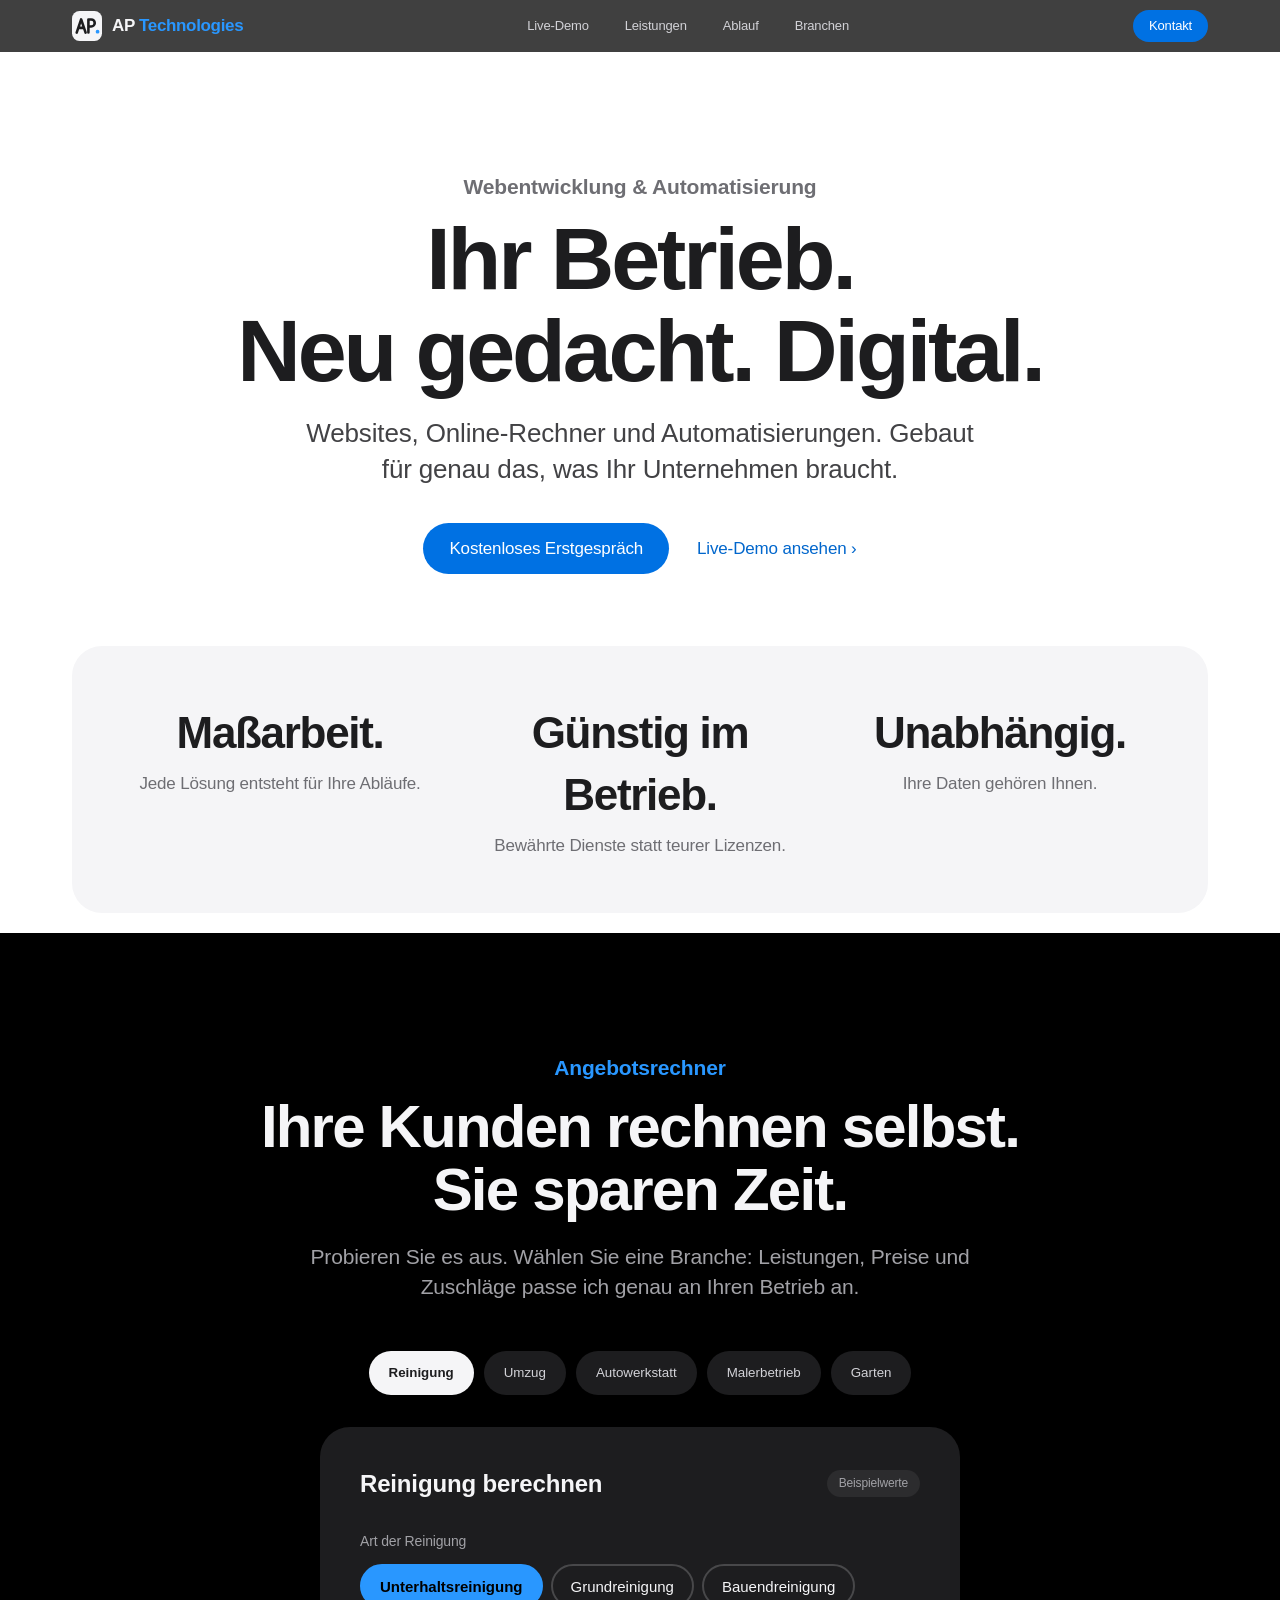
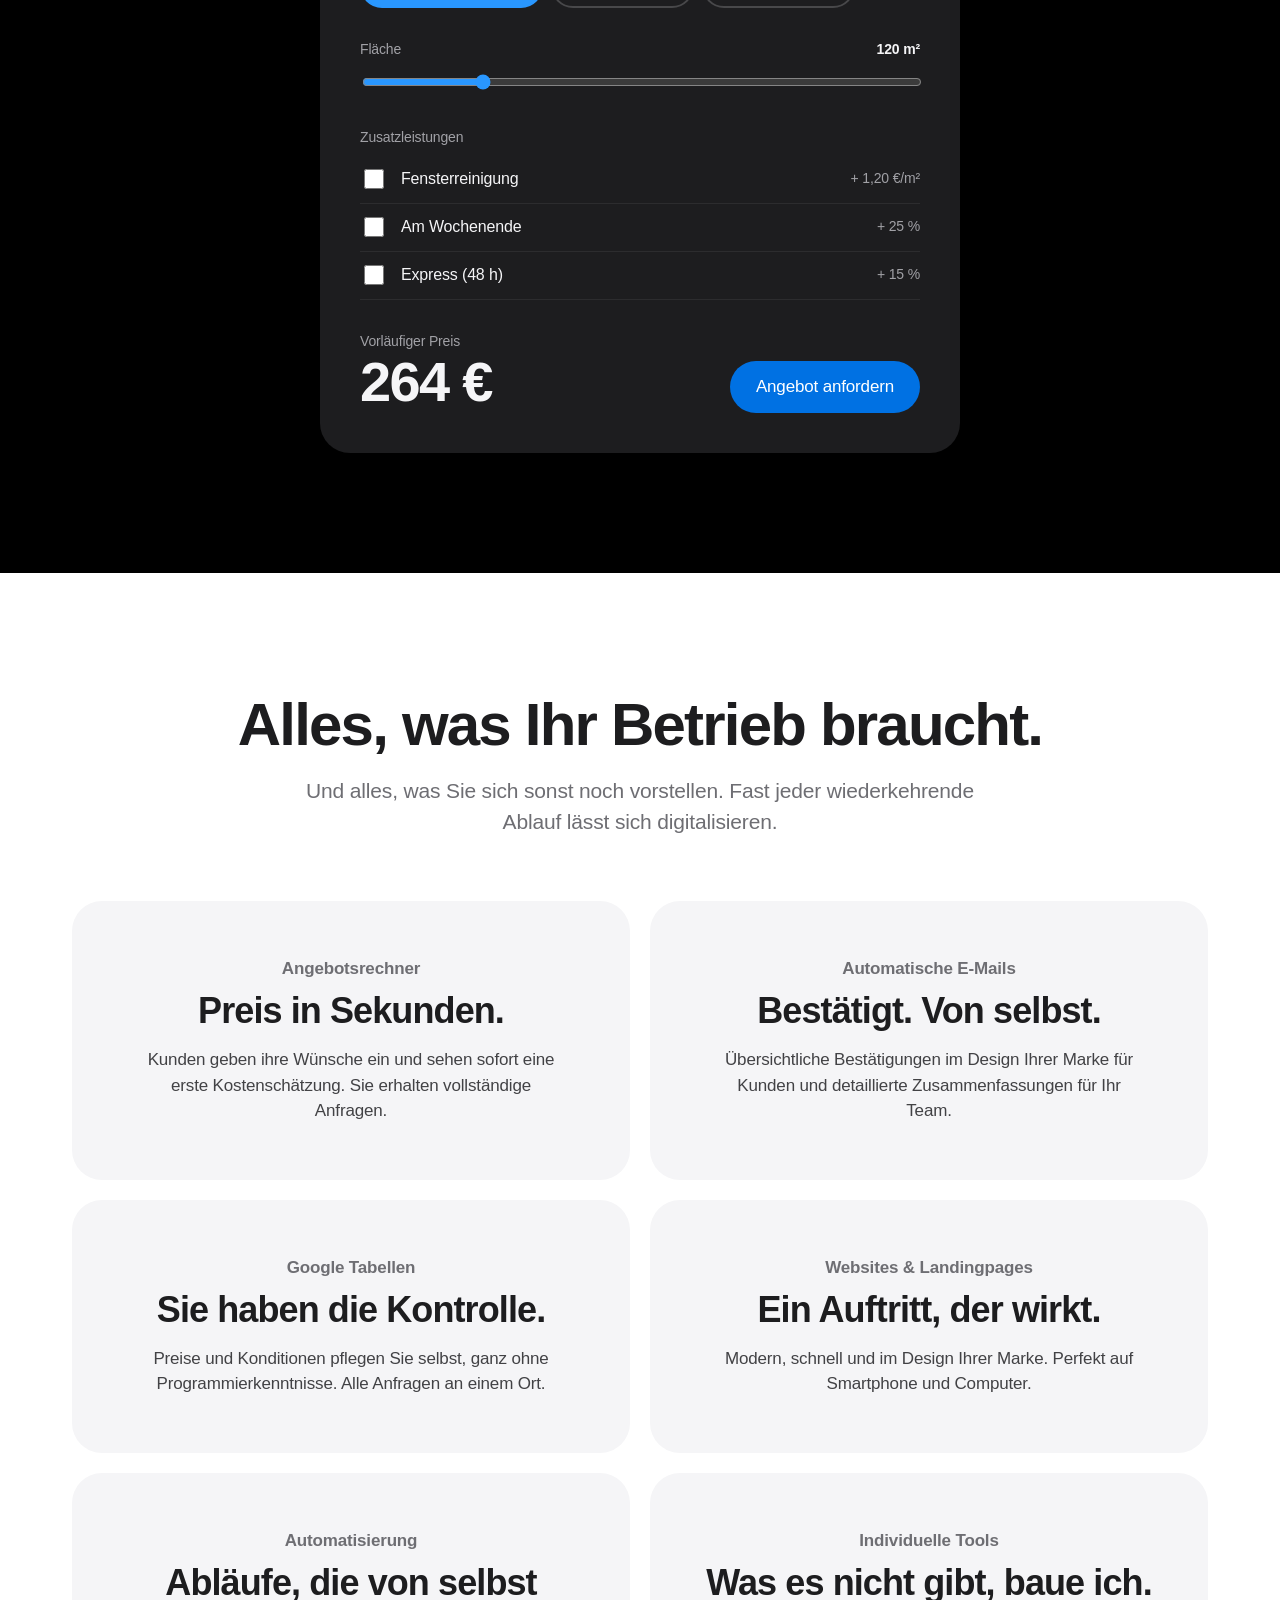
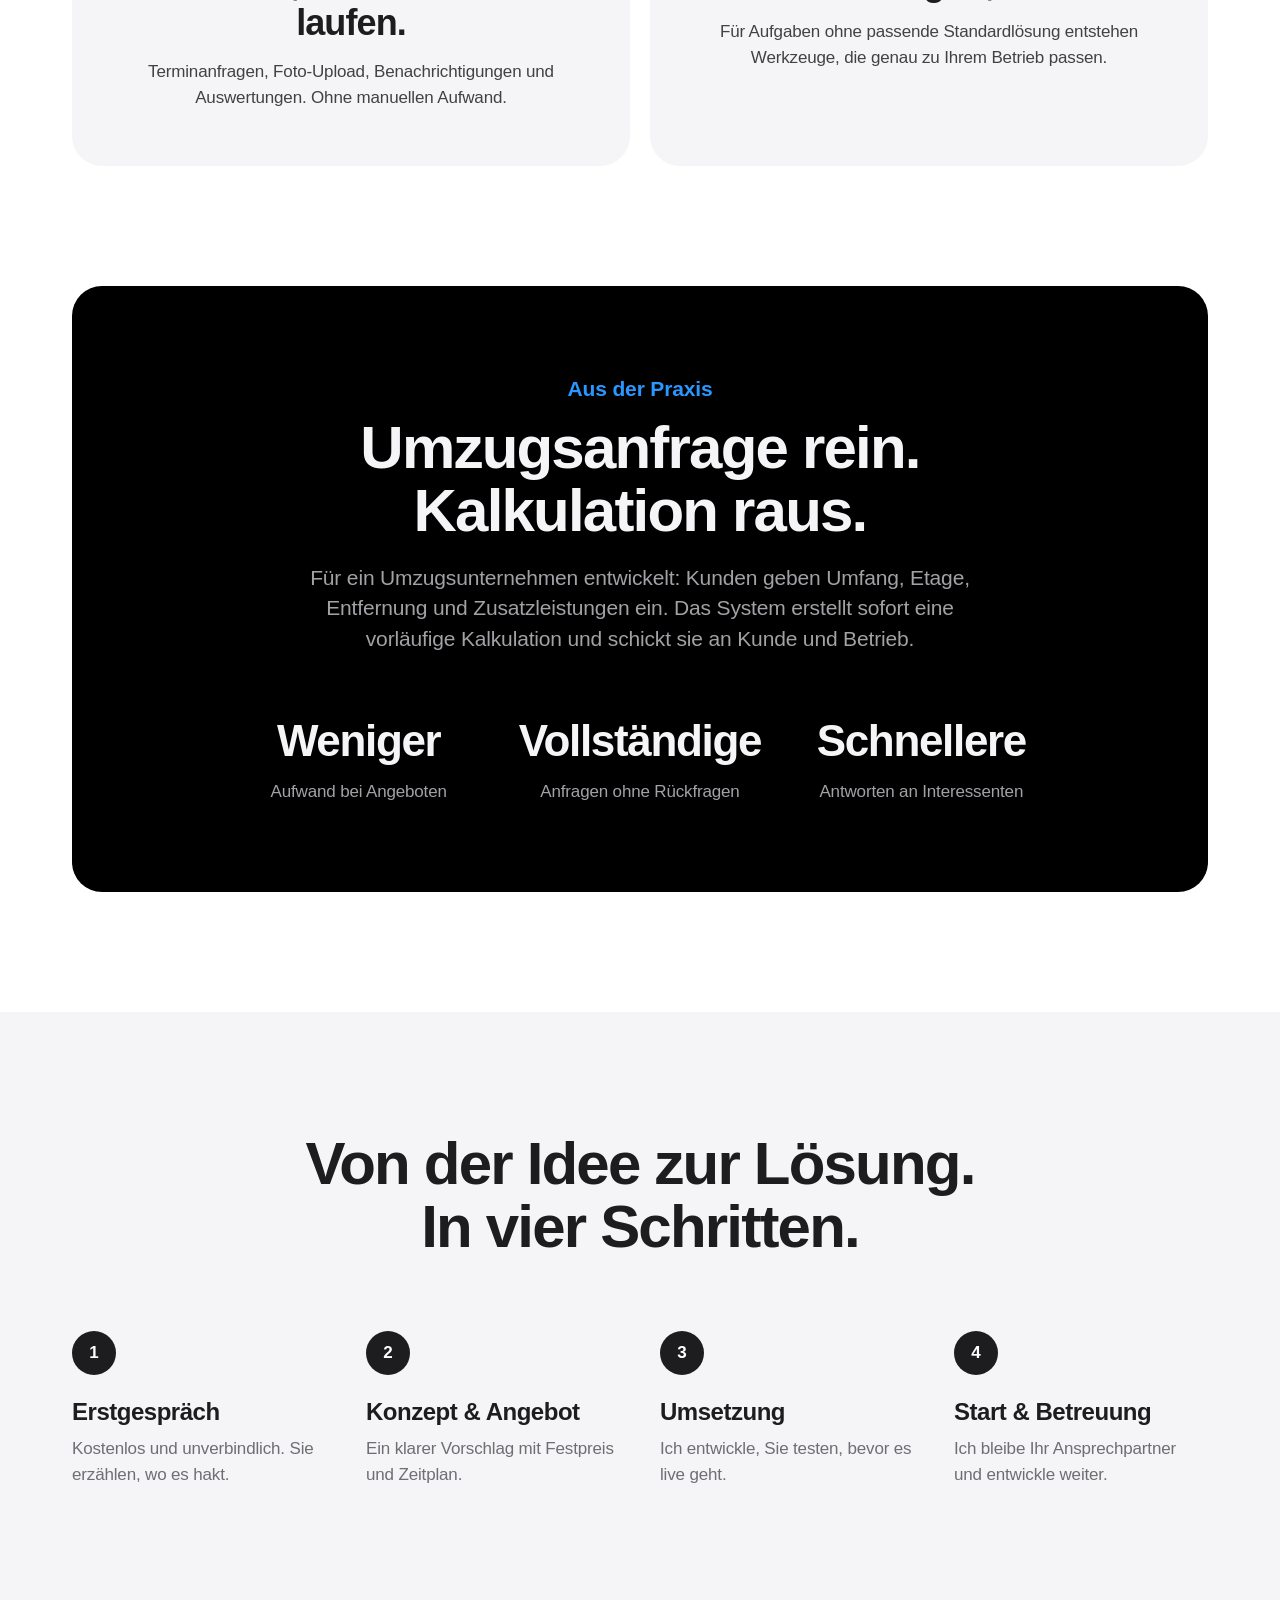
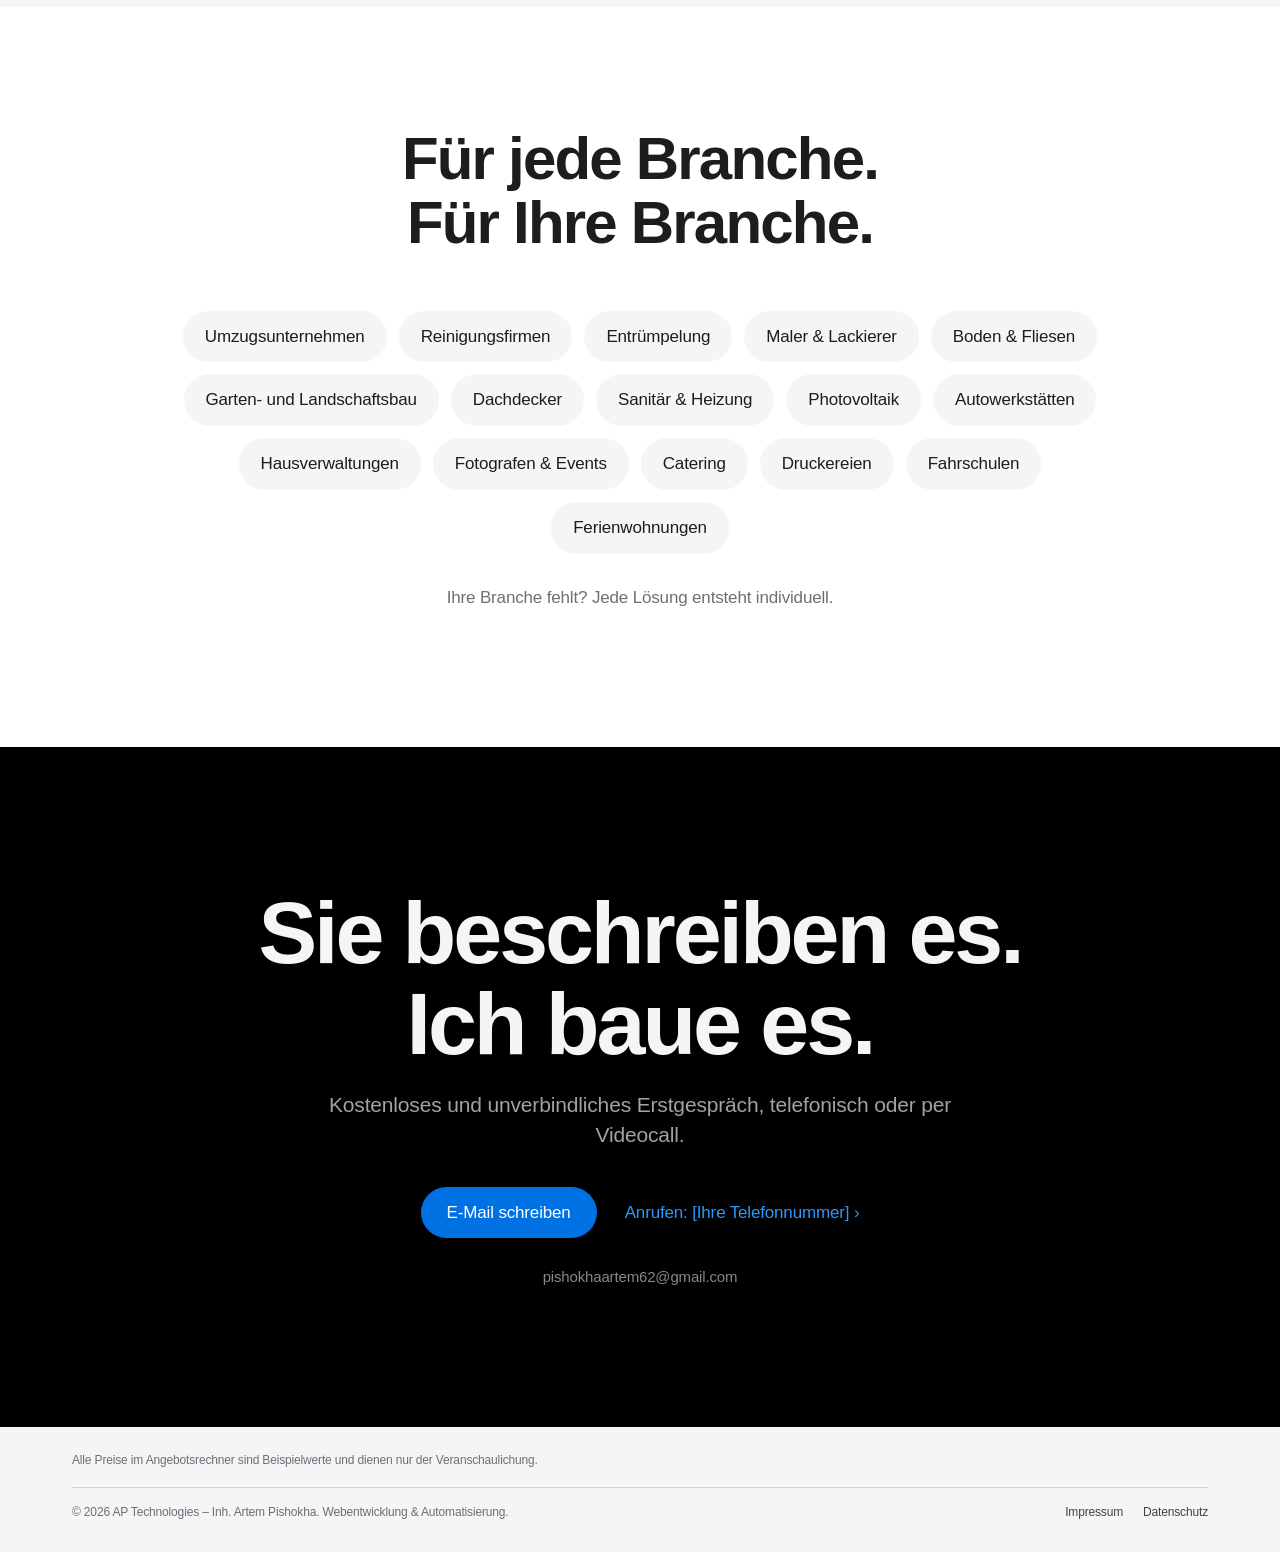
<file: index.html>
<!doctype html>
<html lang="de">
<head>
<meta charset="utf-8">
<meta name="viewport" content="width=device-width, initial-scale=1">
<title>AP Technologies – Individuelle Web-Lösungen &amp; Automatisierung für Unternehmen</title>
<meta name="description" content="AP Technologies: Websites, Online-Angebotsrechner, Formulare und Automatisierungen für kleine und mittlere Unternehmen. Maßgeschneidert, günstig im Betrieb, unabhängig.">
<meta property="og:title" content="AP Technologies – Individuelle Web-Lösungen für Ihr Unternehmen">
<meta property="og:description" content="Websites, Angebotsrechner und Automatisierungen – genau nach Ihren Wünschen.">
<meta property="og:type" content="website">
<link rel="icon" href="favicon.svg" type="image/svg+xml">
<link rel="stylesheet" href="style.css">
</head>
<body>
<div class="scroll-progress" aria-hidden="true"></div>

<header class="nav">
  <div class="wrap">
    <a href="#top" class="brand" aria-label="AP Technologies Startseite"><svg class="mark" width="30" height="30" viewBox="0 0 64 64" aria-hidden="true"><rect width="64" height="64" rx="16" fill="#F5F5F7"/><path d="M10 46 L19.5 18 L29 46 M14.2 36 H24.8" fill="none" stroke="#1D1D1F" stroke-width="5.5" stroke-linecap="round" stroke-linejoin="round"/><path d="M35 46 V18 H41 a7.5 7.5 0 0 1 0 15 H35" fill="none" stroke="#1D1D1F" stroke-width="5.5" stroke-linecap="round" stroke-linejoin="round"/><circle cx="54.5" cy="44" r="4" fill="#2997FF"/></svg><span>AP <b>Technologies</b></span></a>
    <nav class="navlinks" aria-label="Hauptnavigation">
      <a href="#demo">Live-Demo</a>
      <a href="#leistungen">Leistungen</a>
      <a href="#ablauf">Ablauf</a>
      <a href="#branchen">Branchen</a>
    </nav>
    <a href="#kontakt" class="btn-sm">Kontakt</a>
  </div>
</header>

<main>
<section id="top" class="hero center">
  <div class="wrap">
    <p class="eyebrow">Webentwicklung &amp; Automatisierung</p>
    <h1 class="h-xl">Ihr Betrieb.<br>Neu gedacht. Digital.</h1>
    <p class="lead big">Websites, Online-Rechner und Automatisierungen. Gebaut für genau das, was Ihr Unternehmen braucht.</p>
    <div class="actions">
      <a href="#kontakt" class="btn">Kostenloses Erstgespräch</a>
      <a href="#demo" class="link">Live-Demo ansehen ›</a>
    </div>
  </div>
</section>

<section style="padding:0 0 20px">
  <div class="wrap">
    <div class="tile center">
      <div class="row">
        <div><div class="big-word">Maßarbeit.</div><div class="sub">Jede Lösung entsteht für Ihre Abläufe.</div></div>
        <div><div class="big-word">Günstig im Betrieb.</div><div class="sub">Bewährte Dienste statt teurer Lizenzen.</div></div>
        <div><div class="big-word">Unabhängig.</div><div class="sub">Ihre Daten gehören Ihnen.</div></div>
      </div>
    </div>
  </div>
</section>

<section id="demo" class="sec dark center">
  <div class="wrap">
    <p class="eyebrow blue">Angebotsrechner</p>
    <h2 class="h-l">Ihre Kunden rechnen selbst.<br>Sie sparen Zeit.</h2>
    <p class="lead">Probieren Sie es aus. Wählen Sie eine Branche: Leistungen, Preise und Zuschläge passe ich genau an Ihren Betrieb an.</p>

    <div class="ind-switch" id="indSwitch" role="group" aria-label="Branche wählen"></div>

    <div class="calc" aria-live="polite">
      <div class="calc-head">
        <div class="calc-title" id="calcTitle"></div>
        <div class="badge">Beispielwerte</div>
      </div>
      <div class="lbl" id="choiceLabel"></div>
      <div class="choices" id="choices" role="group"></div>

      <label class="lbl" for="qty"><span id="sliderLabel"></span><strong id="qtyOut"></strong></label>
      <input id="qty" type="range">

      <div class="lbl">Zusatzleistungen</div>
      <div class="extras" id="extras"></div>

      <div class="total">
        <div>
          <div style="font-size:14px;color:#A1A1A6">Vorläufiger Preis</div>
          <div class="price"><span id="price"></span> €</div>
        </div>
        <a class="btn" id="sendBtn" href="#">Angebot anfordern</a>
      </div>
    </div>
  </div>
</section>

<section id="leistungen" class="sec">
  <div class="wrap">
    <h2 class="h-l center" style="margin-top:0">Alles, was Ihr Betrieb braucht.</h2>
    <p class="lead center">Und alles, was Sie sich sonst noch vorstellen. Fast jeder wiederkehrende Ablauf lässt sich digitalisieren.</p>
    <div class="tiles">
      <div class="tile"><p class="t-eyebrow">Angebotsrechner</p><h3>Preis in Sekunden.</h3><p class="t-text">Kunden geben ihre Wünsche ein und sehen sofort eine erste Kostenschätzung. Sie erhalten vollständige Anfragen.</p></div>
      <div class="tile"><p class="t-eyebrow">Automatische E-Mails</p><h3>Bestätigt. Von selbst.</h3><p class="t-text">Übersichtliche Bestätigungen im Design Ihrer Marke für Kunden und detaillierte Zusammenfassungen für Ihr Team.</p></div>
      <div class="tile"><p class="t-eyebrow">Google Tabellen</p><h3>Sie haben die Kontrolle.</h3><p class="t-text">Preise und Konditionen pflegen Sie selbst, ganz ohne Programmierkenntnisse. Alle Anfragen an einem Ort.</p></div>
      <div class="tile"><p class="t-eyebrow">Websites &amp; Landingpages</p><h3>Ein Auftritt, der wirkt.</h3><p class="t-text">Modern, schnell und im Design Ihrer Marke. Perfekt auf Smartphone und Computer.</p></div>
      <div class="tile"><p class="t-eyebrow">Automatisierung</p><h3>Abläufe, die von selbst laufen.</h3><p class="t-text">Terminanfragen, Foto-Upload, Benachrichtigungen und Auswertungen. Ohne manuellen Aufwand.</p></div>
      <div class="tile"><p class="t-eyebrow">Individuelle Tools</p><h3>Was es nicht gibt, baue ich.</h3><p class="t-text">Für Aufgaben ohne passende Standardlösung entstehen Werkzeuge, die genau zu Ihrem Betrieb passen.</p></div>
    </div>
  </div>
</section>

<section style="padding:0 0 120px">
  <div class="wrap">
    <div class="tile black center">
      <p class="eyebrow blue">Aus der Praxis</p>
      <h2 class="h-l">Umzugsanfrage rein.<br>Kalkulation raus.</h2>
      <p class="lead" style="color:#A1A1A6">Für ein Umzugsunternehmen entwickelt: Kunden geben Umfang, Etage, Entfernung und Zusatzleistungen ein. Das System erstellt sofort eine vorläufige Kalkulation und schickt sie an Kunde und Betrieb.</p>
      <div class="row" style="max-width:820px;margin:56px auto 0;gap:24px">
        <div><div class="big-word">Weniger</div><div class="sub">Aufwand bei Angeboten</div></div>
        <div><div class="big-word">Vollständige</div><div class="sub">Anfragen ohne Rückfragen</div></div>
        <div><div class="big-word">Schnellere</div><div class="sub">Antworten an Interessenten</div></div>
      </div>
    </div>
  </div>
</section>

<section id="ablauf" class="sec gray">
  <div class="wrap">
    <h2 class="h-l center" style="margin-top:0">Von der Idee zur Lösung.<br>In vier Schritten.</h2>
    <div class="steps">
      <div><div class="num">1</div><h3>Erstgespräch</h3><p>Kostenlos und unverbindlich. Sie erzählen, wo es hakt.</p></div>
      <div><div class="num">2</div><h3>Konzept &amp; Angebot</h3><p>Ein klarer Vorschlag mit Festpreis und Zeitplan.</p></div>
      <div><div class="num">3</div><h3>Umsetzung</h3><p>Ich entwickle, Sie testen, bevor es live geht.</p></div>
      <div><div class="num">4</div><h3>Start &amp; Betreuung</h3><p>Ich bleibe Ihr Ansprechpartner und entwickle weiter.</p></div>
    </div>
  </div>
</section>

<section id="branchen" class="sec center">
  <div class="wrap">
    <h2 class="h-l" style="margin-top:0">Für jede Branche.<br>Für Ihre Branche.</h2>
    <div class="chips">
      <span>Umzugsunternehmen</span><span>Reinigungsfirmen</span><span>Entrümpelung</span><span>Maler &amp; Lackierer</span>
      <span>Boden &amp; Fliesen</span><span>Garten- und Landschaftsbau</span><span>Dachdecker</span><span>Sanitär &amp; Heizung</span>
      <span>Photovoltaik</span><span>Autowerkstätten</span><span>Hausverwaltungen</span><span>Fotografen &amp; Events</span>
      <span>Catering</span><span>Druckereien</span><span>Fahrschulen</span><span>Ferienwohnungen</span>
    </div>
    <p class="sub" style="margin-top:32px">Ihre Branche fehlt? Jede Lösung entsteht individuell.</p>
  </div>
</section>

<section id="kontakt" class="sec dark center" style="padding:140px 0">
  <div class="wrap">
    <h2 class="h-xl" style="margin-top:0">Sie beschreiben es.<br>Ich baue es.</h2>
    <p class="lead">Kostenloses und unverbindliches Erstgespräch, telefonisch oder per Videocall.</p>
    <div class="actions">
      <a href="mailto:pishokhaartem62@gmail.com?subject=Anfrage%20Erstgespr%C3%A4ch" class="btn">E-Mail schreiben</a>
      <a href="tel:+49000000000" class="link">Anrufen: [Ihre Telefonnummer] ›</a>
    </div>
    <p style="font-size:15px;color:#86868B;margin:28px 0 0">pishokhaartem62@gmail.com</p>
  </div>
</section>
</main>

<footer>
  <div class="wrap">
    <div class="note">Alle Preise im Angebotsrechner sind Beispielwerte und dienen nur der Veranschaulichung.</div>
    <div class="bottom">
      <span>© <span id="year">2026</span> AP Technologies – Inh. Artem Pishokha. Webentwicklung &amp; Automatisierung.</span>
      <span><a href="impressum.html">Impressum</a><a href="datenschutz.html">Datenschutz</a></span>
    </div>
  </div>
</footer>

<script src="app.js"></script>
<script src="fx.js"></script>
</body>
</html>
</file>
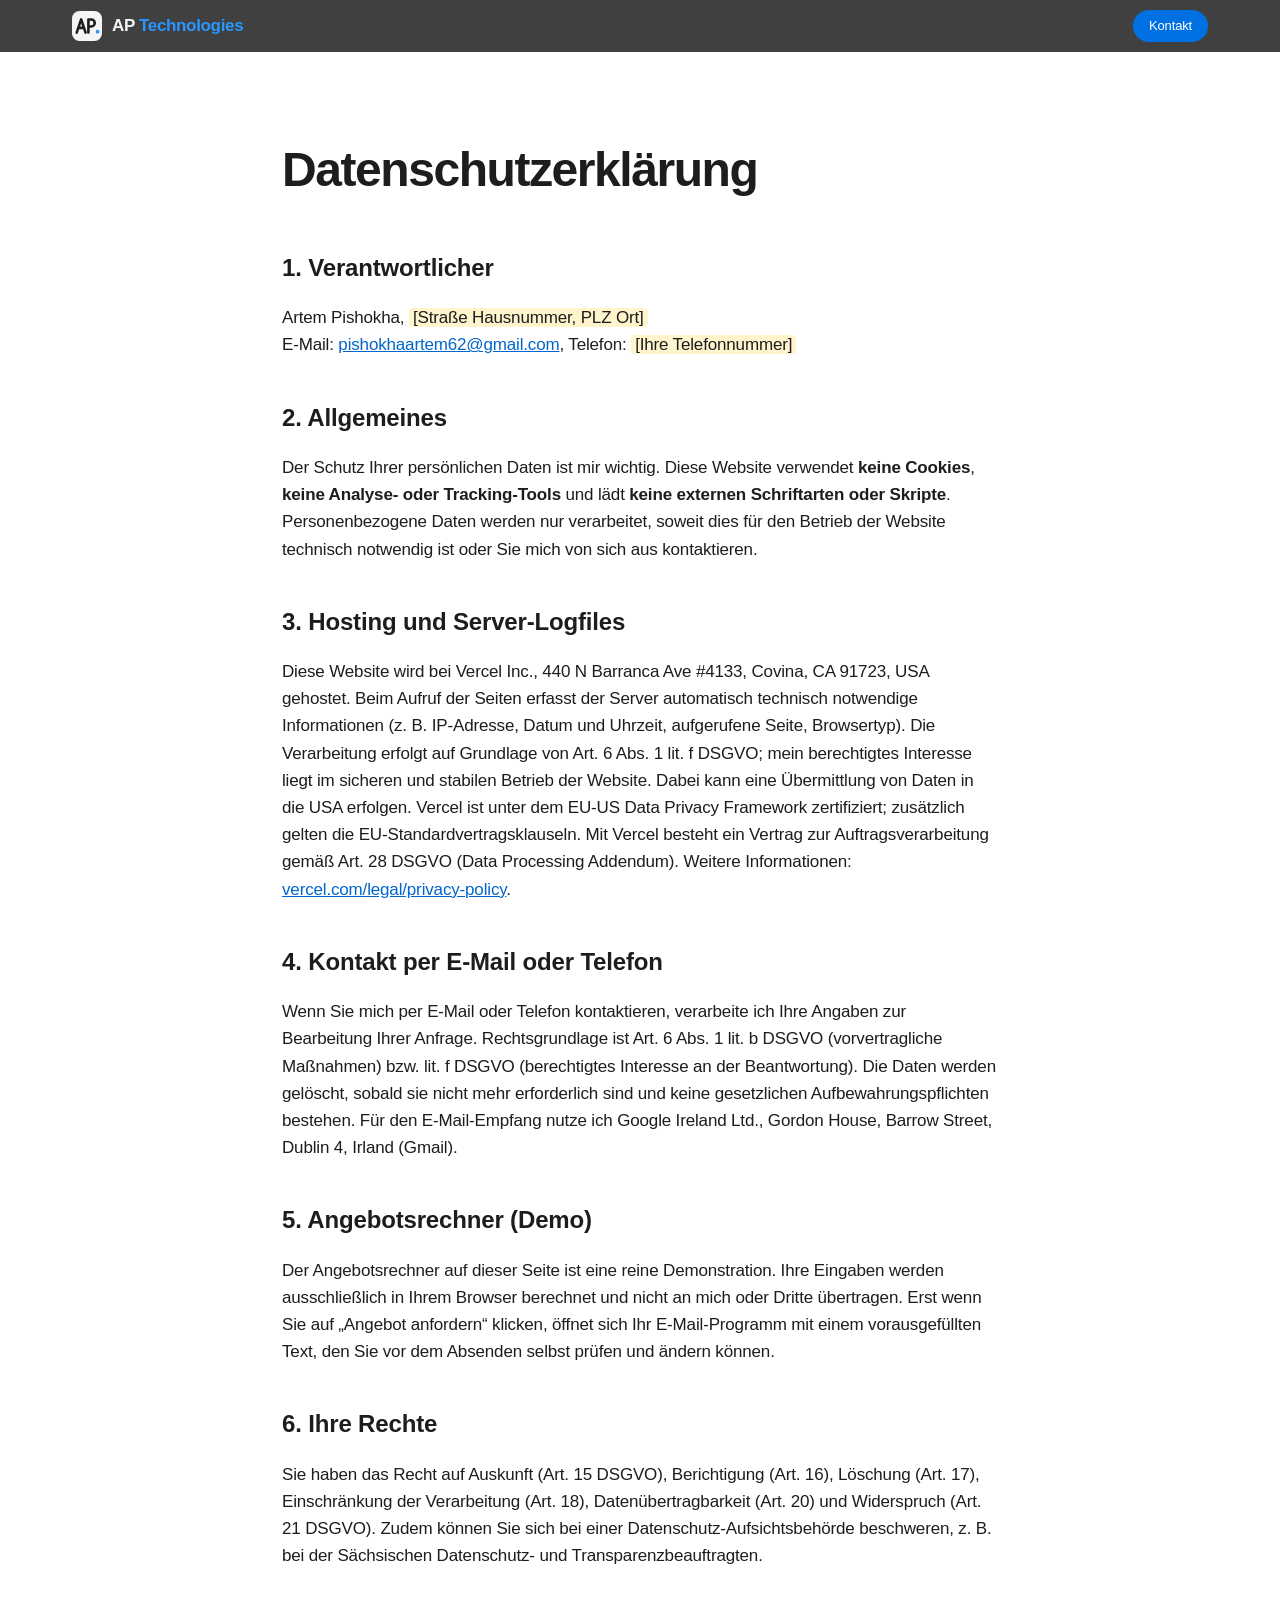
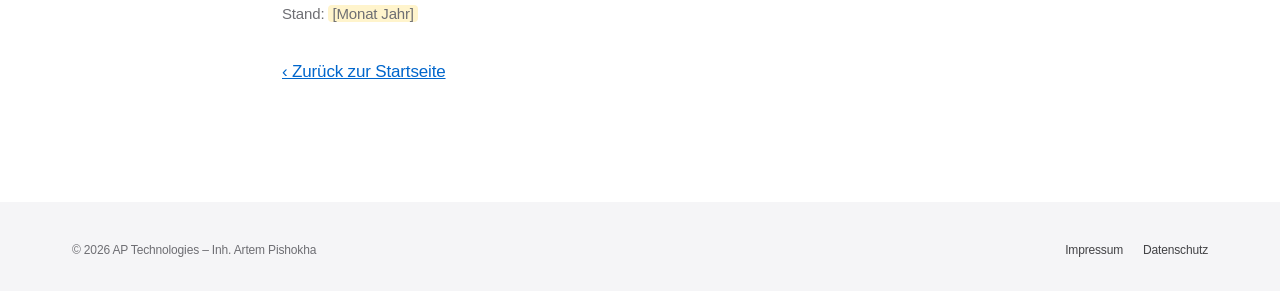
<file: datenschutz.html>
<!doctype html>
<html lang="de">
<head>
<meta charset="utf-8">
<meta name="viewport" content="width=device-width, initial-scale=1">
<title>Datenschutzerklärung – AP Technologies</title>
<meta name="robots" content="noindex">
<link rel="icon" href="favicon.svg" type="image/svg+xml">
<link rel="stylesheet" href="style.css">
</head>
<body>
<div class="scroll-progress" aria-hidden="true"></div>
<header class="nav"><div class="wrap"><a href="index.html" class="brand" aria-label="AP Technologies Startseite"><svg class="mark" width="30" height="30" viewBox="0 0 64 64" aria-hidden="true"><rect width="64" height="64" rx="16" fill="#F5F5F7"/><path d="M10 46 L19.5 18 L29 46 M14.2 36 H24.8" fill="none" stroke="#1D1D1F" stroke-width="5.5" stroke-linecap="round" stroke-linejoin="round"/><path d="M35 46 V18 H41 a7.5 7.5 0 0 1 0 15 H35" fill="none" stroke="#1D1D1F" stroke-width="5.5" stroke-linecap="round" stroke-linejoin="round"/><circle cx="54.5" cy="44" r="4" fill="#2997FF"/></svg><span>AP <b>Technologies</b></span></a><a href="index.html#kontakt" class="btn-sm">Kontakt</a></div></header>
<main class="legal">
<h1>Datenschutzerklärung</h1>

<h2>1. Verantwortlicher</h2>
<p>Artem Pishokha, <span class="ph">[Straße Hausnummer, PLZ Ort]</span><br>
E-Mail: <a href="mailto:pishokhaartem62@gmail.com">pishokhaartem62@gmail.com</a>, Telefon: <span class="ph">[Ihre Telefonnummer]</span></p>

<h2>2. Allgemeines</h2>
<p>Der Schutz Ihrer persönlichen Daten ist mir wichtig. Diese Website verwendet <strong>keine Cookies</strong>, <strong>keine Analyse- oder Tracking-Tools</strong> und lädt <strong>keine externen Schriftarten oder Skripte</strong>. Personenbezogene Daten werden nur verarbeitet, soweit dies für den Betrieb der Website technisch notwendig ist oder Sie mich von sich aus kontaktieren.</p>

<h2>3. Hosting und Server-Logfiles</h2>
<p>Diese Website wird bei Vercel Inc., 440 N Barranca Ave #4133, Covina, CA 91723, USA gehostet. Beim Aufruf der Seiten erfasst der Server automatisch technisch notwendige Informationen (z. B. IP-Adresse, Datum und Uhrzeit, aufgerufene Seite, Browsertyp). Die Verarbeitung erfolgt auf Grundlage von Art. 6 Abs. 1 lit. f DSGVO; mein berechtigtes Interesse liegt im sicheren und stabilen Betrieb der Website. Dabei kann eine Übermittlung von Daten in die USA erfolgen. Vercel ist unter dem EU-US Data Privacy Framework zertifiziert; zusätzlich gelten die EU-Standardvertragsklauseln. Mit Vercel besteht ein Vertrag zur Auftragsverarbeitung gemäß Art. 28 DSGVO (Data Processing Addendum). Weitere Informationen: <a href="https://vercel.com/legal/privacy-policy" rel="noopener">vercel.com/legal/privacy-policy</a>.</p>

<h2>4. Kontakt per E-Mail oder Telefon</h2>
<p>Wenn Sie mich per E-Mail oder Telefon kontaktieren, verarbeite ich Ihre Angaben zur Bearbeitung Ihrer Anfrage. Rechtsgrundlage ist Art. 6 Abs. 1 lit. b DSGVO (vorvertragliche Maßnahmen) bzw. lit. f DSGVO (berechtigtes Interesse an der Beantwortung). Die Daten werden gelöscht, sobald sie nicht mehr erforderlich sind und keine gesetzlichen Aufbewahrungspflichten bestehen. Für den E-Mail-Empfang nutze ich Google Ireland Ltd., Gordon House, Barrow Street, Dublin 4, Irland (Gmail).</p>

<h2>5. Angebotsrechner (Demo)</h2>
<p>Der Angebotsrechner auf dieser Seite ist eine reine Demonstration. Ihre Eingaben werden ausschließlich in Ihrem Browser berechnet und nicht an mich oder Dritte übertragen. Erst wenn Sie auf „Angebot anfordern“ klicken, öffnet sich Ihr E-Mail-Programm mit einem vorausgefüllten Text, den Sie vor dem Absenden selbst prüfen und ändern können.</p>

<h2>6. Ihre Rechte</h2>
<p>Sie haben das Recht auf Auskunft (Art. 15 DSGVO), Berichtigung (Art. 16), Löschung (Art. 17), Einschränkung der Verarbeitung (Art. 18), Datenübertragbarkeit (Art. 20) und Widerspruch (Art. 21 DSGVO). Zudem können Sie sich bei einer Datenschutz-Aufsichtsbehörde beschweren, z. B. bei der Sächsischen Datenschutz- und Transparenzbeauftragten.</p>

<p style="margin-top:32px;color:#6E6E73;font-size:15px">Stand: <span class="ph">[Monat Jahr]</span></p>
<p style="margin-top:32px"><a href="index.html">‹ Zurück zur Startseite</a></p>
</main>
<footer><div class="wrap"><div class="bottom"><span>© 2026 AP Technologies – Inh. Artem Pishokha</span><span><a href="impressum.html">Impressum</a><a href="datenschutz.html">Datenschutz</a></span></div></div></footer>
<script src="fx.js"></script>
</body>
</html>
</file>
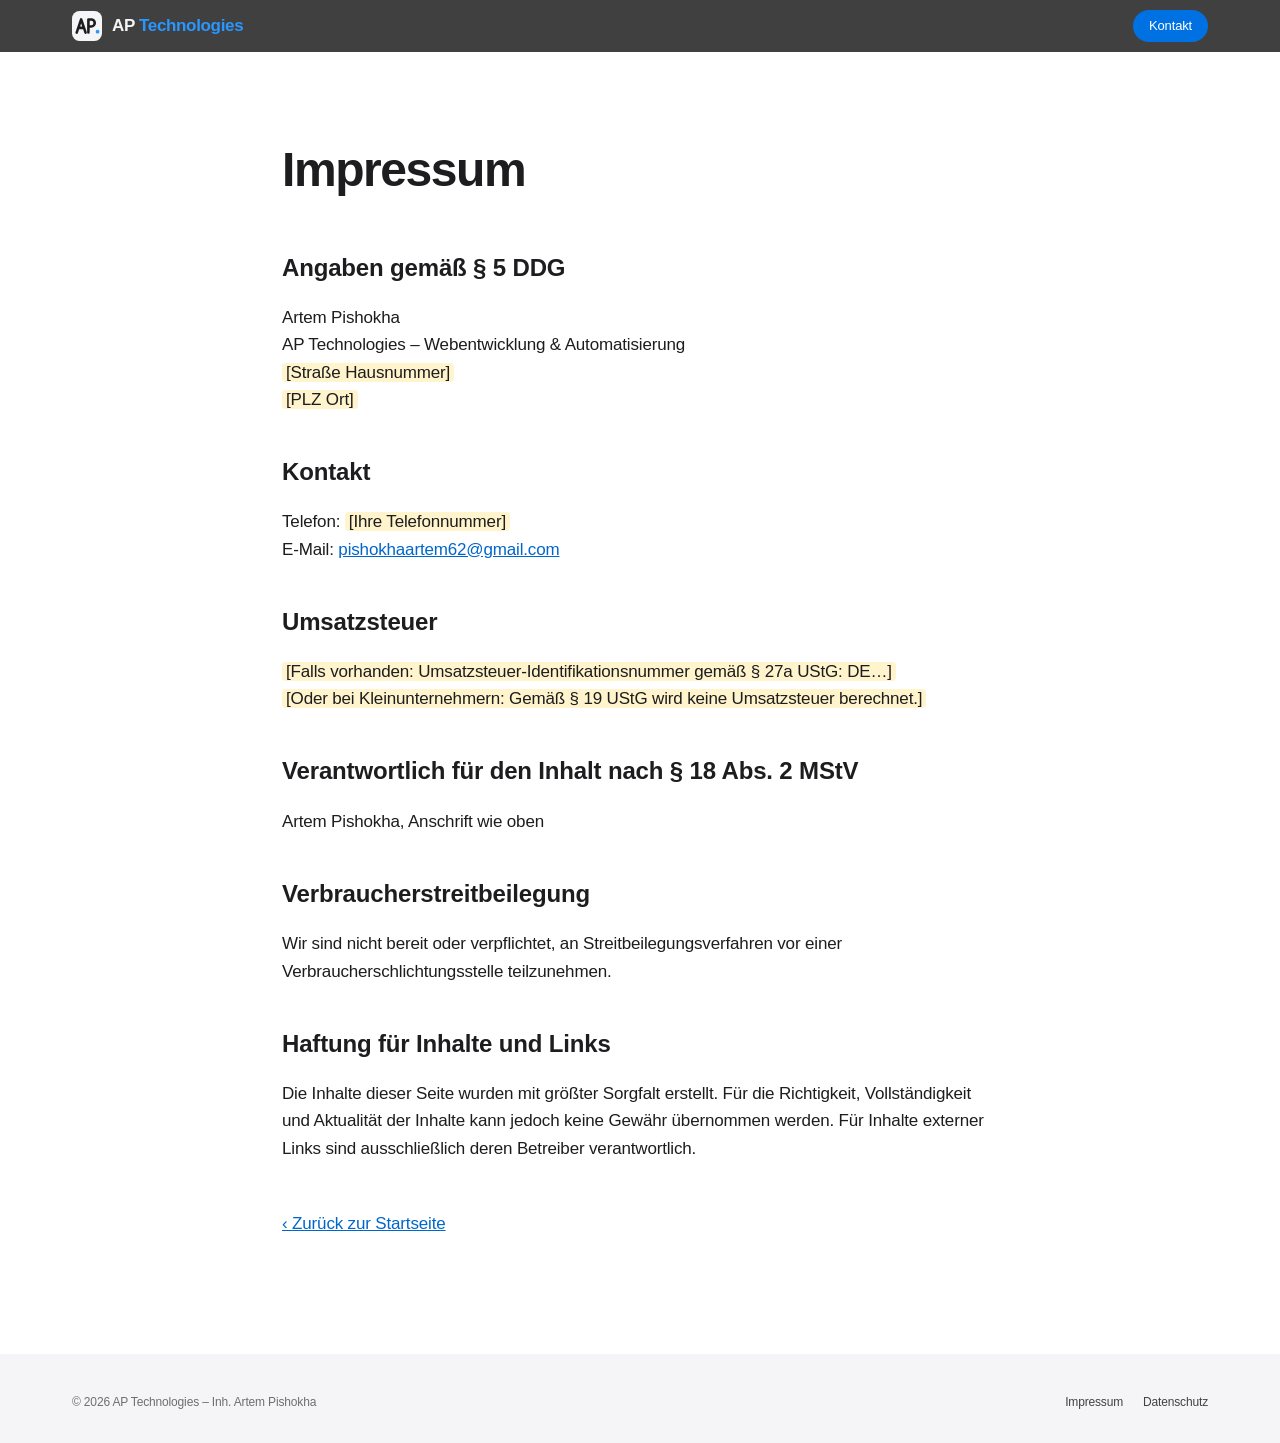
<file: impressum.html>
<!doctype html>
<html lang="de">
<head>
<meta charset="utf-8">
<meta name="viewport" content="width=device-width, initial-scale=1">
<title>Impressum – AP Technologies</title>
<meta name="robots" content="noindex">
<link rel="icon" href="favicon.svg" type="image/svg+xml">
<link rel="stylesheet" href="style.css">
</head>
<body>
<div class="scroll-progress" aria-hidden="true"></div>
<header class="nav"><div class="wrap"><a href="index.html" class="brand" aria-label="AP Technologies Startseite"><svg class="mark" width="30" height="30" viewBox="0 0 64 64" aria-hidden="true"><rect width="64" height="64" rx="16" fill="#F5F5F7"/><path d="M10 46 L19.5 18 L29 46 M14.2 36 H24.8" fill="none" stroke="#1D1D1F" stroke-width="5.5" stroke-linecap="round" stroke-linejoin="round"/><path d="M35 46 V18 H41 a7.5 7.5 0 0 1 0 15 H35" fill="none" stroke="#1D1D1F" stroke-width="5.5" stroke-linecap="round" stroke-linejoin="round"/><circle cx="54.5" cy="44" r="4" fill="#2997FF"/></svg><span>AP <b>Technologies</b></span></a><a href="index.html#kontakt" class="btn-sm">Kontakt</a></div></header>
<main class="legal">
<h1>Impressum</h1>

<h2>Angaben gemäß § 5 DDG</h2>
<p>Artem Pishokha<br>
AP Technologies – Webentwicklung &amp; Automatisierung<br>
<span class="ph">[Straße Hausnummer]</span><br>
<span class="ph">[PLZ Ort]</span></p>

<h2>Kontakt</h2>
<p>Telefon: <span class="ph">[Ihre Telefonnummer]</span><br>
E-Mail: <a href="mailto:pishokhaartem62@gmail.com">pishokhaartem62@gmail.com</a></p>

<h2>Umsatzsteuer</h2>
<p><span class="ph">[Falls vorhanden: Umsatzsteuer-Identifikationsnummer gemäß § 27a UStG: DE…]</span><br>
<span class="ph">[Oder bei Kleinunternehmern: Gemäß § 19 UStG wird keine Umsatzsteuer berechnet.]</span></p>

<h2>Verantwortlich für den Inhalt nach § 18 Abs. 2 MStV</h2>
<p>Artem Pishokha, Anschrift wie oben</p>

<h2>Verbraucherstreitbeilegung</h2>
<p>Wir sind nicht bereit oder verpflichtet, an Streitbeilegungsverfahren vor einer Verbraucherschlichtungsstelle teilzunehmen.</p>

<h2>Haftung für Inhalte und Links</h2>
<p>Die Inhalte dieser Seite wurden mit größter Sorgfalt erstellt. Für die Richtigkeit, Vollständigkeit und Aktualität der Inhalte kann jedoch keine Gewähr übernommen werden. Für Inhalte externer Links sind ausschließlich deren Betreiber verantwortlich.</p>

<p style="margin-top:48px"><a href="index.html">‹ Zurück zur Startseite</a></p>
</main>
<footer><div class="wrap"><div class="bottom"><span>© 2026 AP Technologies – Inh. Artem Pishokha</span><span><a href="impressum.html">Impressum</a><a href="datenschutz.html">Datenschutz</a></span></div></div></footer>
<script src="fx.js"></script>
</body>
</html>
</file>
<file: style.css>
*{box-sizing:border-box}
html{scroll-behavior:smooth}
body{margin:0;font-family:-apple-system,BlinkMacSystemFont,"Segoe UI",Inter,"Helvetica Neue",Arial,sans-serif;color:#1D1D1F;background:#fff;letter-spacing:-.01em;-webkit-font-smoothing:antialiased;line-height:1.4}
a{color:#0066CC}a:hover{color:#004E9E}
.wrap{max-width:1180px;margin:0 auto;padding:0 22px}
.center{text-align:center}
section{scroll-margin-top:52px}

/* Nav */
.nav{position:sticky;top:0;z-index:10;background:rgba(22,22,23,.82);-webkit-backdrop-filter:saturate(180%) blur(20px);backdrop-filter:saturate(180%) blur(20px)}
.nav .wrap{display:flex;align-items:center;justify-content:space-between;height:52px;gap:16px}
.brand{color:#F5F5F7;text-decoration:none;font-weight:600;font-size:15px}
.brand:hover{color:#fff}
.navlinks{display:flex;gap:36px;font-size:13px}
.navlinks a{color:#D2D2D7;text-decoration:none}
.navlinks a:hover{color:#fff}
.btn-sm{background:#0071E3;color:#fff!important;text-decoration:none;padding:7px 16px;border-radius:999px;font-size:13px;font-weight:500}

/* Type */
.eyebrow{font-size:21px;font-weight:600;color:#6E6E73;margin:0}
.eyebrow.blue{color:#2997FF}
.h-xl{font-size:88px;font-weight:700;line-height:1.04;letter-spacing:-.035em;margin:12px auto 0;max-width:980px}
.h-l{font-size:60px;font-weight:700;line-height:1.06;letter-spacing:-.03em;margin:12px auto 0;max-width:880px}
.lead{font-size:21px;line-height:1.45;color:#6E6E73;max-width:680px;margin:20px auto 0}
.lead.big{font-size:26px;color:#424245;font-weight:500;line-height:1.35}
.dark .lead{color:#A1A1A6}

/* Buttons */
.actions{display:flex;flex-wrap:wrap;justify-content:center;align-items:center;gap:28px;margin-top:36px}
.btn{display:inline-flex;align-items:center;background:#0071E3;color:#fff!important;text-decoration:none;padding:14px 26px;border-radius:999px;font-size:17px;font-weight:500;min-height:48px;border:0;cursor:pointer;font-family:inherit}
.btn:hover{background:#0077ED}
.link{font-size:17px;text-decoration:none}
.dark .link{color:#2997FF}

/* Sections */
.sec{padding:120px 0}
.hero{padding:120px 0 72px}
.dark{background:#000;color:#F5F5F7}
.gray{background:#F5F5F7}

.tile{background:#F5F5F7;border-radius:30px;padding:56px 44px}
.tile.black{background:#000;color:#F5F5F7;padding:88px 48px}
.row{display:flex;flex-wrap:wrap;gap:32px}
.row>*{flex:1 1 220px;min-width:0}
.big-word{font-size:44px;font-weight:700;letter-spacing:-.03em}
.sub{font-size:17px;color:#6E6E73;margin-top:8px}
.black .sub{color:#A1A1A6}

.tiles{display:flex;flex-wrap:wrap;gap:20px;margin-top:64px}
.tiles>.tile{flex:1 1 440px;min-width:0;text-align:center}
.tile h3{font-size:36px;font-weight:700;letter-spacing:-.025em;line-height:1.12;margin:10px 0 0}
.tile .t-eyebrow{font-size:17px;font-weight:600;color:#6E6E73;margin:0}
.tile p.t-text{color:#424245;font-size:17px;line-height:1.5;margin:16px auto 0;max-width:420px}

.steps{display:flex;flex-wrap:wrap;gap:40px;margin-top:72px}
.steps>div{flex:1 1 220px;min-width:0}
.num{width:44px;height:44px;border-radius:50%;background:#1D1D1F;color:#fff;display:flex;align-items:center;justify-content:center;font-size:17px;font-weight:600}
.steps h3{font-size:24px;font-weight:700;letter-spacing:-.02em;margin:20px 0 0}
.steps p{color:#6E6E73;font-size:17px;line-height:1.5;margin:8px 0 0}

.chips{display:flex;flex-wrap:wrap;justify-content:center;gap:12px;margin:56px auto 0;max-width:960px}
.chips span{background:#F5F5F7;border-radius:999px;padding:14px 22px;font-size:17px;font-weight:500}

/* Calculator */
.ind-switch{display:flex;flex-wrap:wrap;justify-content:center;gap:10px;margin:48px auto 0;max-width:760px}
.pill{min-height:44px;padding:10px 20px;border-radius:999px;border:0;background:#1D1D1F;color:#D2D2D7;font:500 16px/1 inherit;font-family:inherit;cursor:pointer}
.pill[aria-pressed="true"]{background:#F5F5F7;color:#1D1D1F;font-weight:600}
.calc{max-width:640px;margin:32px auto 0;text-align:left;background:#1D1D1F;border-radius:30px;padding:40px}
.calc-head{display:flex;justify-content:space-between;align-items:center;gap:12px;flex-wrap:wrap}
.calc-title{font-size:24px;font-weight:600}
.badge{font-size:12px;color:#A1A1A6;background:#2C2C2E;border-radius:999px;padding:5px 12px}
.lbl{font-size:14px;color:#A1A1A6;margin-top:32px;display:flex;justify-content:space-between}
.lbl strong{color:#F5F5F7}
.choices{display:flex;flex-wrap:wrap;gap:8px;margin-top:12px}
.choice{min-height:44px;padding:10px 18px;border-radius:999px;border:2px solid #48484A;background:transparent;color:#F5F5F7;font-size:15px;font-family:inherit;cursor:pointer}
.choice[aria-pressed="true"]{border-color:#2997FF;background:#2997FF;color:#000;font-weight:600}
input[type=range]{accent-color:#2997FF;width:100%;margin-top:14px}
.extras{display:flex;flex-direction:column;margin-top:8px}
.extras label{display:flex;align-items:center;gap:14px;min-height:48px;font-size:16px;cursor:pointer;border-bottom:1px solid #2C2C2E}
.extras input{accent-color:#2997FF;width:20px;height:20px}
.extras .h{color:#A1A1A6;font-size:14px;margin-left:auto}
.total{margin-top:32px;display:flex;justify-content:space-between;align-items:flex-end;gap:16px;flex-wrap:wrap}
.price{font-size:56px;font-weight:700;letter-spacing:-.03em;line-height:1.1}

/* Footer */
footer{background:#F5F5F7;padding:24px 0 32px;font-size:12px;color:#6E6E73}
footer .note{border-bottom:1px solid #D2D2D7;padding-bottom:16px;line-height:1.6}
footer .bottom{display:flex;justify-content:space-between;flex-wrap:wrap;gap:12px;padding-top:16px}
footer a{color:#424245;text-decoration:none;margin-left:20px}
footer a:first-child{margin-left:0}

/* Legal pages */
.legal{max-width:760px;margin:0 auto;padding:80px 22px 100px;font-size:17px;line-height:1.6}
.legal h1{font-size:48px;letter-spacing:-.03em;margin:0 0 32px}
.legal h2{font-size:24px;margin:40px 0 8px}
.legal .ph{background:#FFF4CC;padding:0 4px;border-radius:4px}

:focus-visible{outline:3px solid #2997FF;outline-offset:2px}

@media (max-width:760px){
  .h-xl{font-size:48px}.h-l{font-size:38px}.lead.big{font-size:21px}
  .navlinks{display:none}
  .sec{padding:80px 0}.hero{padding:80px 0 48px}
  .tile{padding:40px 24px}.tile.black{padding:56px 24px}
  .calc{padding:28px 22px}.price{font-size:44px}
  .big-word{font-size:34px}.tile h3{font-size:28px}
}

/* Logo */
.brand{display:flex;align-items:center;gap:10px;font-size:17px;letter-spacing:-.02em;font-weight:700}
.brand .mark{flex:none;display:block}
.brand b{color:#2997FF;font-weight:700}

/* Scroll-Effekte */
.scroll-progress{position:fixed;top:0;left:0;right:0;height:3px;z-index:20;background:linear-gradient(90deg,#0071E3,#2997FF);transform:scaleX(0);transform-origin:0 50%;pointer-events:none}
.nav{transition:background .3s ease,box-shadow .3s ease}
.nav.scrolled{background:rgba(0,0,0,.88);box-shadow:0 1px 0 rgba(255,255,255,.06)}
.hero .wrap{will-change:transform,opacity;transform-origin:50% 0}
.reveal{opacity:0;transform:translateY(36px);transition:opacity .8s cubic-bezier(.2,.65,.25,1),transform .8s cubic-bezier(.2,.65,.25,1)}
.reveal.in{opacity:1;transform:none}
.reveal-pop{transform:translateY(16px) scale(.92)}
.tile.reveal{transform:translateY(48px) scale(.97)}
.tile.reveal.in{transform:none}
.tile{transition:transform .35s ease,box-shadow .35s ease}
.tile.in:hover{transform:translateY(-4px);box-shadow:0 18px 40px rgba(0,0,0,.08)}
@media (prefers-reduced-motion:reduce){.reveal,.reveal-pop{opacity:1;transform:none;transition:none}.scroll-progress{display:none}}
</file>
